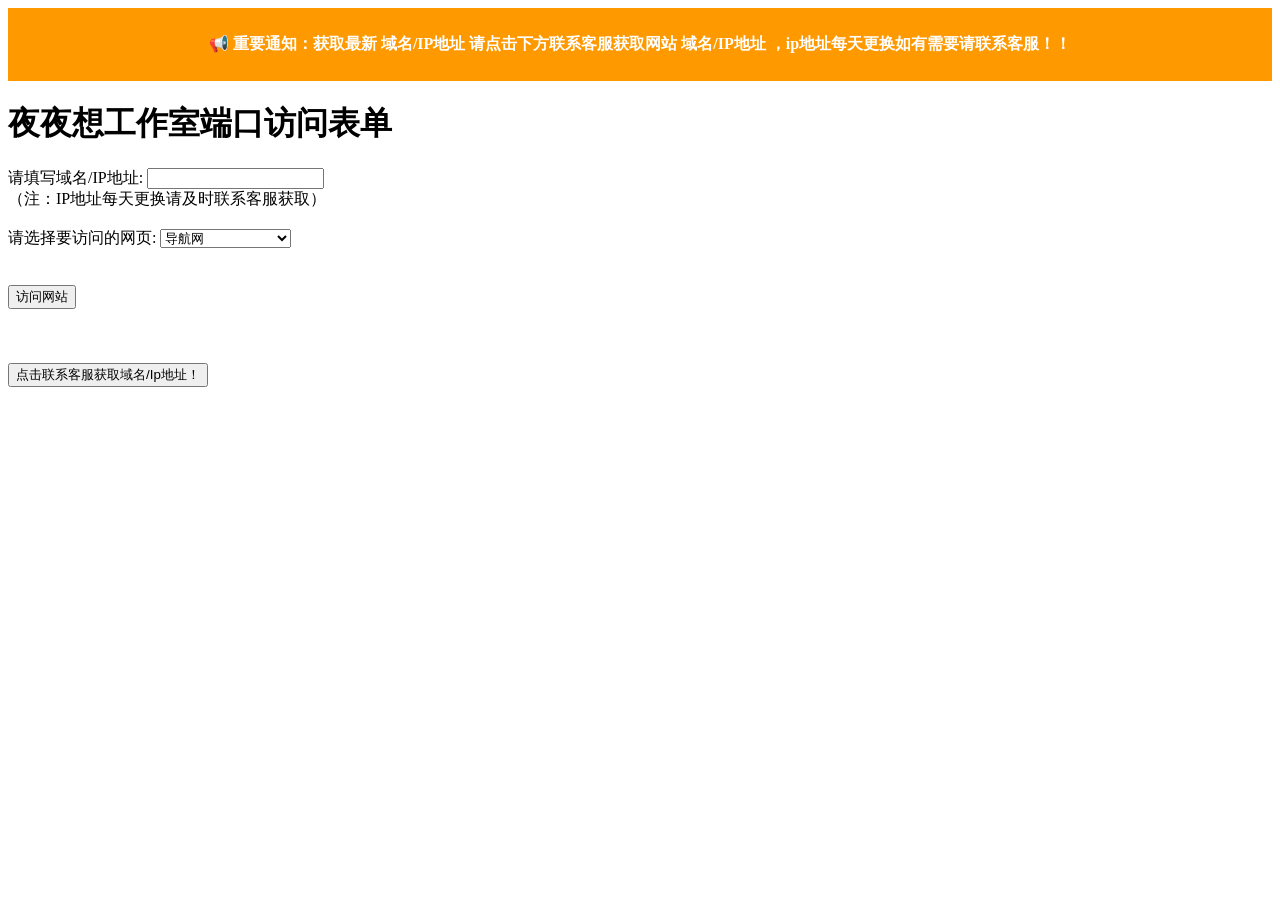
<file: qita/duankoufangwen/index.html>
<!DOCTYPE html> 
<html lang="en">
 <head> 
<meta charset="UTF-8">
 <meta name="viewport" content="width=device-width, initial-scale=1.0">
 <title>夜夜想端口访问</title> <style> /* 公告栏样式 */ .announcement { background-color: #ff9900; color: #fff; text-align: center; padding: 10px; font-weight: bold; } </style> </head> <body> <div class="announcement"> <p>📢 重要通知：获取最新 域名/IP地址 请点击下方联系客服获取网站 域名/IP地址 ，ip地址每天更换如有需要请联系客服！！</p> </div> <!-- 其他网页内容 --> </body> </html>


    
</head>
<body>

<h1>夜夜想工作室端口访问表单</h1>

<form id="port-form">
    <label for="address">请填写域名/IP地址:</label>
    <input type="text" id="address" name="address" required>
    <br/>
（注：IP地址每天更换请及时联系客服获取）
  <br/>
        <br/>
    <label for="port">请选择要访问的网页:</label>
    <select id="port" name="port">
        <!-- 填充10个选项 -->
        <option value="6012">导航网</option>
        <option value="6017">易支付</option>
        <option value="5011">alist网盘</option>
        <option value="5010/kod/">可到云网盘</option>
        <option value="5010">海纳思系统</option>
        <option value="6010">宝塔面板</option>
        <option value="6025">iptv直播</option>
        <option value="6024">影视点播</option>
        <option value="6018">博客</option>
       <option value="6014">极速建站</option>
        <option value="6015/admin/">站长统计</option>
         <option value="6017/paypage/?merchant=4eafqljRsWCNzQW0Gkp43VSR3rCa6DQLJEigZ9EKBVlS">我要支付</option>
         <option value="5010/kod/#s/97fxRNuA">临时文件</option>
         <option value="6017/zfbhb/">支付宝红包</option>
           <option value="7010/">宝塔面板-迷你</option>
             <option value="7011/">易支付-迷你</option>
                <option value="7012/">客户管理系统-迷你</option>








        <!-- ... 其他端口... -->
    </select>
<br/>
<br/><br/>
    <button type="button" onclick="submitForm()">访问网站</button>
</form>
<br/><br/><br/>
<a href="https://yyxgzs.gitee.io/yyxkf/">
    <button>点击联系客服获取域名/Ip地址！</button>
</a>
<script>


function submitForm() {
    const address = document.getElementById("address").value;
    const port = document.getElementById("port").value;

    // 创建一个带端口的URL，但这并不能直接跳转，因为浏览器会阻止非标准端口的导航
   const url = `http://${address}:${port}`;


    // 下面这一行在实际情况下因同源策略而可能无效，除非服务器支持CORS
    window.location.href = url;

    // 在实际应用中，你可能需要通过服务器代理或者WebSocket、Fetch API等方式间接访问
    console.log(`尝试跳转到: ${url}`);
}
</script>

</body>
</html>
</file>
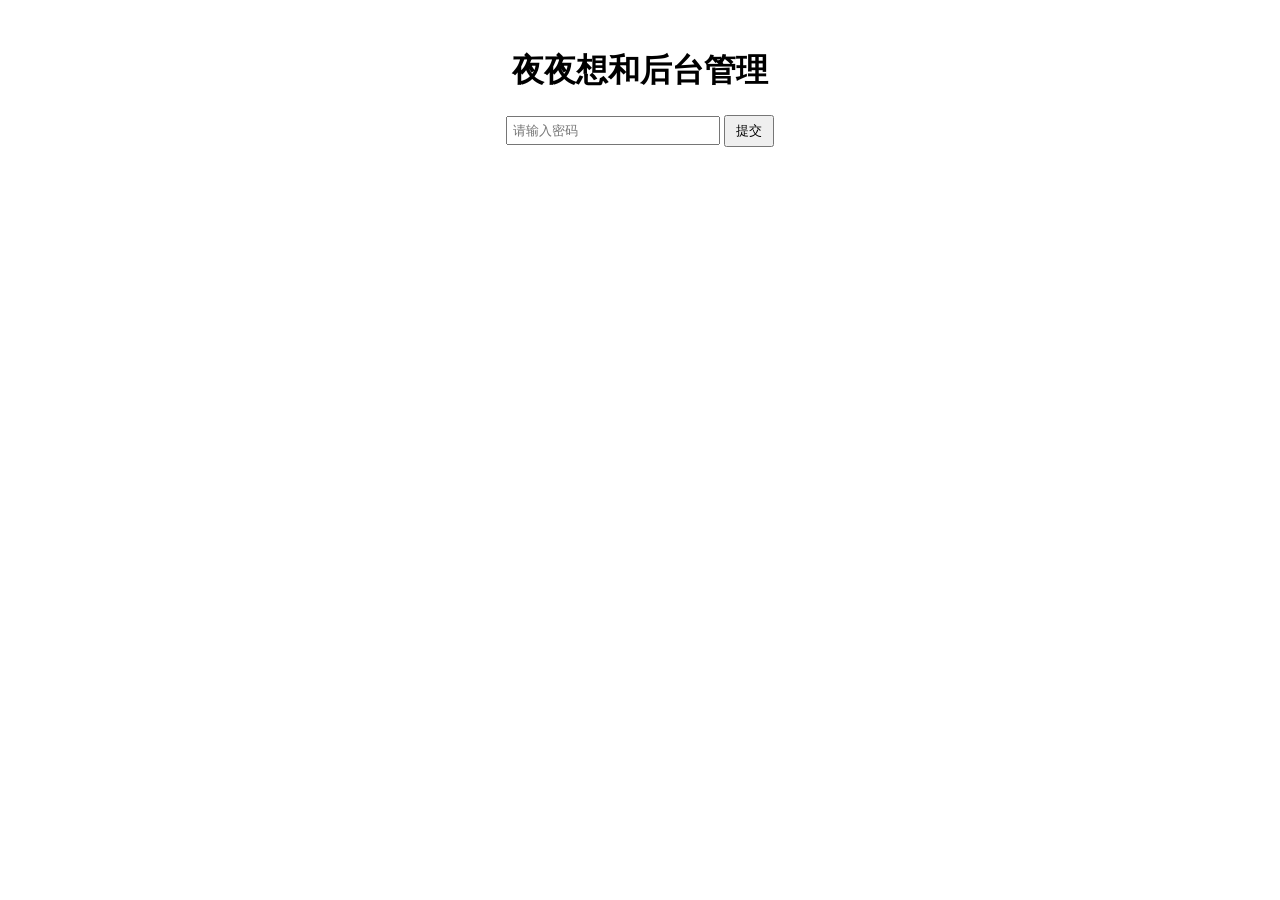
<file: qita/houtaiguanli/index.html>
<!DOCTYPE html>
<html lang="zh-CN">
<head>
    <meta charset="UTF-8">
    <meta name="viewport" content="width=device-width, initial-scale=1.0">
    <title>夜夜想后台管理</title>
    <style>
        body {
            font-family: "微软雅黑", sans-serif;
            text-align: center;
            padding: 20px;
        }

        .password-input {
            margin-bottom: 10px;
        }

        .password-input input[type="password"] {
            width: 200px;
            padding: 5px;
        }

        .password-input button {
            padding: 5px 10px;
        }

        .protected-link {
            display: none;
            margin-top: 20px;
        }
    </style>
</head>
<body>
    <h1>夜夜想和后台管理</h1>
    <div class="password-input">
        <input type="password" id="passwordInput" placeholder="请输入密码">
        <button onclick="checkPassword()">提交</button>
    </div>
    <div class="protected-link" id="protectedLink">
          <a href="https://gjl17754312709-5.m.icoc.bz/col.jsp?id=114" target="_blank"> 点击这里访问链接</a >
    </div>

    <script>
        function checkPassword() {
            var passwordInput = document.getElementById('passwordInput').value;
            var correctPassword = "6699"; // 替换成你想要的密码

            if (passwordInput === correctPassword) {
                document.getElementById('protectedLink').style.display = 'block';
            } else {
                alert('密码错误，请重试。');
            }
        }
    </script>
</body>
</html>
</file>
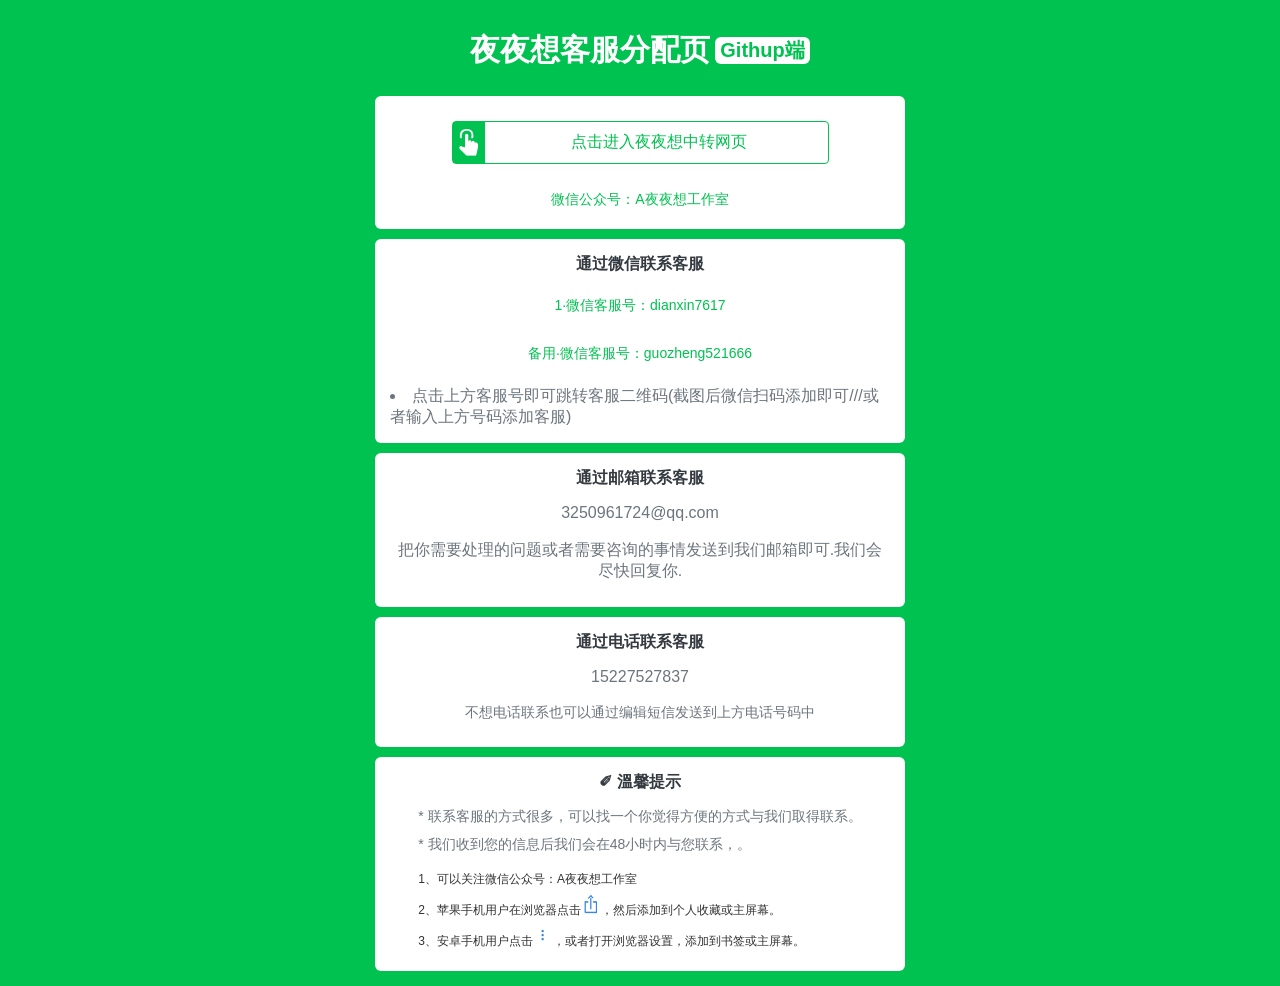
<file: qita/kefu/index.html>
<!DOCTYPE html>
<html>
  <head>
    <meta http-equiv="Content-Type" content="text/html; charset=UTF-8">
    <meta http-equiv="X-UA-Compatible" content="IE=edge,chrome=1">
    <meta content="width=device-width, initial-scale=1.0, user-scalable=0" name="viewport">
    <title>夜夜想客服</title>
    <meta name="keywords" content="夜夜想客服">
    <meta name="description" content="夜夜想工作室">
    <link rel="shortcut icon" href="favicon.ico">
    <style type="text/css">
      *{padding:0;margin:0}
      body{background-color:#00c250;color:#fff;font-family:-apple-system,BlinkMacSystemFont,Helvetica Neue,PingFang SC,Microsoft YaHei,Source Han Sans SC,Noto Sans CJK SC,WenQuanYi Micro Hei,sans-serif}
      #main{margin:10px auto;display:flex;justify-content:center;flex-direction:column;align-items:center}
      .field{width:500px;display:flex;flex-direction:column;align-items:center;justify-content:center;background:#fff;color:#6c757d;font-size:16px;padding:15px;margin:5px auto;border-radius:6px}
      .field.desc ul>li{text-align:left;font-size:14px}
      @media (max-width:500px){#main{padding:0 5px}
      .field{width:100%;padding:15px 0}
      .field.desc ul{margin:0 15px}
      .field.desc ul>li{text-align:left}
      }
      ul>li{margin-bottom:10px;list-style-type:none;text-align:center}
      ul>li.text{font-size:12px;clear:both;width:100%}
      .field .title{margin-bottom:15px;font-weight:700;color:#343a40}
      a,a:active,a:focus,a:hover,a:visited{color:inherit;text-decoration:none}
      .brand{display:flex;align-items:center;justify-content:flex-start;text-align:center;color:#000;font-size:30px;font-weight:200;padding:20px;cursor:pointer}
      .brand span{color:#fff;font-weight:600}
      .brand span.flag{color:#00c250;background:#fff;border-radius:6px;font-size:20px;font-weight:700;display:inline-block;padding:0 5px;margin-left:5px}
      .enter-maomi{width:75%;text-align:center;line-height:40px;border:1px solid #00c250;border-radius:4px;margin-bottom:20px;margin-top:10px}
      .enter-icon{width:32px;height:41px;float:left;margin-right:5px;background-color:#00c250}
      .enter-link a{display:block}
      .icon{width:20px;height:20px;background-position:center;background-size:contain;background-repeat:no-repeat;display:inline-block}
      .icon_hand{width:27px;height:27px;vertical-align:middle;background-image:url([data-uri]);padding-top:12px}
      .c_black{color:#333;line-height:30px;font-size:12px}
      .c_blue{color:#00c250}
      .c_link{font-size:14px;line-height:30px}
      .fri_link{overflow:hidden;width:80%}
      .fri_link li{float:left;display:block;font-size:.875rem;width:33.33333333%}
      .icon_ios_shared{background-image:url([data-uri])}
      .icon_android_share{background-image:url([data-uri])}
    </style>
  </head>
  <body>
    <div id="main">
      <div class="brand" id="logo">
        <span>夜夜想客服分配页
        </span><span class="flag">Githup端</span>
      </div>
      <div class="field">
        <div class="enter-maomi">
          <div class="enter-icon">
            <div class="icon icon_hand"></div>
          </div>
          <div class="enter-link">
            <script language="javascript">
              function test() {
                var url = new Array();
                url[0] = "/";
                url[1] = "/";
                url[2] = "/";
                var ints = parseInt(Math.random() * (url.length));
                window.open(url[ints]); //本窗口打开     
                //window.location=url[ints];//新窗口打开 
              }
            </script>
            <a href="https://gjl17754312709-3.m.icoc.bz/"><span class="c_blue">点击进入夜夜想中转网页</span> </a>
          </div>
        </div>
         <p class="c_blue c_link">微信公众号：<a href="/qita/kefu/tu/wxgzh.jpg" target="_blank">A夜夜想工作室</a></p>
      </div>
      <div class="field ">
        
       <h4 class="title">通过微信联系客服</h4>
        <ul>
          <p class="c_blue c_link">1·<a href="/qita/kefu/tu/wxkfby.jpg" target="_blank">微信客服号：dianxin7617</a></p>
        </ul>
          <br>
         <ul>
       <p class="c_blue c_link">备用·<a href="/qita/kefu/tu/wxkftj.jpg" target="_blank">微信客服号：guozheng521666</a></p>
        </ul>
         <br>
          <li><a>点击上方客服号即可跳转客服二维码(截图后微信扫码添加即可///或者输入上方号码添加客服)</a></li>
        </ul>
        
      </div>
           <div class="field ">
        <h4 class="title">通过邮箱联系客服</h4>
        <ul>
         <p><a href="mailto:3250961724@qq.com">3250961724@qq.com</a></p>
        </ul>
        <ul>
            <br>
          <li><a>把你需要处理的问题或者需要咨询的事情发送到我们邮箱即可.我们会尽快回复你.</a></li>
        </ul>
      </div>
<div class="field desc">
          
        <h4 class="title">通过电话联系客服</h4>
        <ul>
         <a href="tel:15227527837" >15227527837</a>

        </ul>
        <ul>
            <br>
          <li><a>不想电话联系也可以通过编辑短信发送到上方电话号码中</a></li>
        </ul>
      </div>
<div class="field desc">
          
          
          
          
          
        <h4 class="title">✐ 溫馨提示</h4>
        <ul>
          <li>* 联系客服的方式很多，可以找一个你觉得方便的方式与我们取得联系。</li>
          <li>* 我们收到您的信息后我们会在48小时内与您联系，。</li>
          <p class="c_black">1、可以关注微信公众号：A夜夜想工作室</p>
          <p class="c_black">2、苹果手机用户在浏览器点击<span class="icon icon_ios_shared small-img"></span>，然后添加到个人收藏或主屏幕。</p>
          <p class="c_black">3、安卓手机用户点击<span class="icon icon_android_share small-img"></span>，或者打开浏览器设置，添加到书签或主屏幕。</p>
        </ul>
      </div>
    </div>
  </body>
</html>
</file>
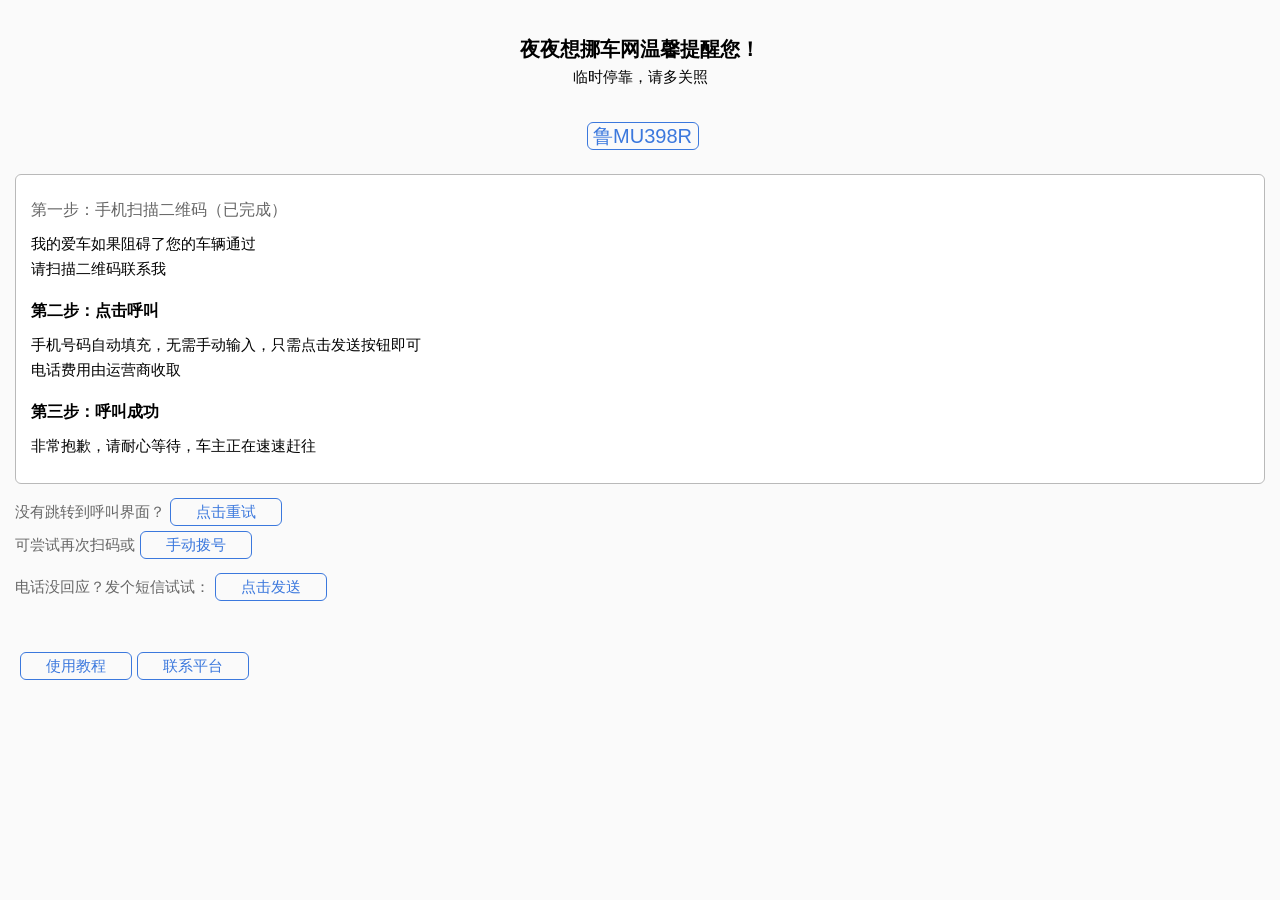
<file: qita/yijiannuoche/index.html>
<!DOCTYPE html>
<html lang="zh_CN">
    <head>
        <meta http-equiv="X-UA-Compatible" content="IE=edge">
        <meta http-equiv="Content-type" content="text/html;charset=utf-8">
        <meta name="viewport" content="width=device-width, initial-scale=1.0, user-scalable=no">
        <title>大哥车挡路了！挪个车吧！--夜夜想工作室</title>
        <style>
            *{margin:0;padding:0;font-family:"PingFangSC-Regular","Microsoft YaHei", "微软雅黑", verdana, sans-serif, Simsun, STXihei;zoom:1;}
            body{padding: 0 15px;background: #fafafa;}
            .f-dn{display: none;}
            .f-margin-top-5{margin-top: 5px;}
            .bold{font-weight: bold;}
            .title{text-align: center;font-size: 20px;height: 28px;line-height: 28px;margin-top: 35px;}
            .title-info{margin-top: 5px;font-size: 15px;text-align: center;}
            .qrcode-body{margin-top: 24px;border:1px solid #b9b9b9;background: #fff;padding:25px 15px;font-size: 16px;border-radius: 6px;}
            .qrcode-body .step1 .step-title{color: #656565;margin-top: 0px;}
            .qrcode-body .step-title{margin-top: 20px;margin-bottom: 10px;}
            .qrcode-body .step p{font-size: 15px;line-height: 25px;}
            .qrcode-footer{color: #656565;font-size: 15px;margin-top: 14px;}
            .j-manaul{text-decoration: none;display: inline-block;border-radius: 6px;width: 110px;height: 26px;line-height: 26px;text-align: center;color: #3B78DD ;border:1px solid #3B78DD;margin-left: 5px;}
            .f-manaul{text-decoration: none;display: inline-block;border-radius: 6px;width: 110px;height: 26px;line-height: 26px;text-align: center;color: #3B78DD ;border:1px solid #3B78DD;margin-left: 5px;}
            .sms-body{margin-top: 35px;font-size: 15px;}
            .sms-body .step-body{border:1px solid #B9B9B9;border-radius: 6px;background: #fff;margin: 8px 0;}
            .sms-body .step-info{color: #656565;margin-bottom: 32px;}
            .sms-body .step-body p{height: 42px;line-height: 42px;padding-left: 25px;}
            .sms-body .step-body p span{font-weight: bold;}
            .sms-body .step-body p:first-child{border-bottom: 1px solid #B9B9B9;}
            .sms-body .step2 .step-body{padding:15px;line-height: 25px;}
        </style>
	</head>
	<body>
        <div class="qrcode">
            <div class="title bold">夜夜想挪车网温馨提醒您！</div>
            <div class="title-info">临时停靠，请多关照</div>
            <div align="center"><a class="title f-manaul">鲁MU398R</a></div>
            <div class="qrcode-body">
                <div class="step step1">
                	<div class="step-title">第一步：手机扫描二维码（已完成）</div>
                    <p>我的爱车如果阻碍了您的车辆通过</p>
                    <p>请扫描二维码联系我</p>
                </div>
                <div class="step step2">
                    <div class="step-title bold">第二步：点击呼叫</div>
                    <p>手机号码自动填充，无需手动输入，只需点击发送按钮即可</p>
                    <p>电话费用由运营商收取</p>
                </div>
                <div class="step step3">
                    <div class="step-title bold">第三步：呼叫成功</div>
                    <p>非常抱歉，请耐心等待，车主正在速速赶往</p>
                </div>
            </div>
            <div class="qrcode-footer">
                <div>没有跳转到呼叫界面？<a href="javascript:location.reload();" class="f-manaul">点击重试</a></div>
                <div class="f-margin-top-5">可尝试再次扫码或<a href="javascript:;" class="j-manaul">手动拨号</a></div>
            </div>
        </div>
        <div class="sms f-dn">
            <div class="title bold">夜夜想挪车网温馨提醒您！</div>
            <div class="title-info">手动拨号说明</div>
            <div class="sms-body">
                <div class="step step1">
                    <div class="step-title bold">第一步：输入号码</div>
                    <div class="step-body">
                        <p>输入号码：<span>15865230802</span></p>
                    </div>
                    <div class="step-info">通话费用由运营商收取</div>
                </div>
                <div class="step step2">
                    <div class="step-title bold">第二步：点击呼叫</div>
                    <div class="step-body">
                        呼叫完成后，请耐心等待，车主正在速速赶往
                    </div>
                </div>   
            </div>
        </div>
    </body>
            <div class="qrcode-footer">
                <div>电话没回应？发个短信试试：<a href="sms:15865230802?body=夜夜想挪车网提醒您，您的爱车挡路啦！！！麻烦请老板挪个车"class="f-manaul">点击发送</a>
            </div>
    <script type="text/javascript" src="static/js/jquery-1.8.1.min.js"></script>
    <script>
        $(function(){

            $('.j-manaul').click(function(){
                $('.qrcode').hide();  
                $('.sms').show();  
            })

            $('.j-qrcode').click(function(){
                $('.qrcode').show();  
                $('.sms').hide();  
            })

            var u = navigator.userAgent;
            var isAndroid = u.indexOf('Android') > -1 || u.indexOf('Adr') > -1;//判断是否是 android终端
            var isUc = u.indexOf('UCBrowser') > -1; 
            var  isIOS = !!u.match(/\(i[^;]+;( U;)? CPU.+Mac OS X/);
            if(isIOS&&!isUc){
                window.location.href = 'tel:15865230802">';
            }else if(isAndroid || isUc){
                window.location.href = 'tel:15865230802">'; 
            }
        })
    </script>
    <!--撸码不易，各位站长自行决定-->
    <br><br><br><a href="https://gwtg.315221.xyz/zlwz/gxynuoche/syjc.MP4" class="f-manaul">使用教程</a><a href="https://yyxgzs.gitee.io/yyxkf/" class="f-manaul">联系平台</a></div>

</html>
</file>
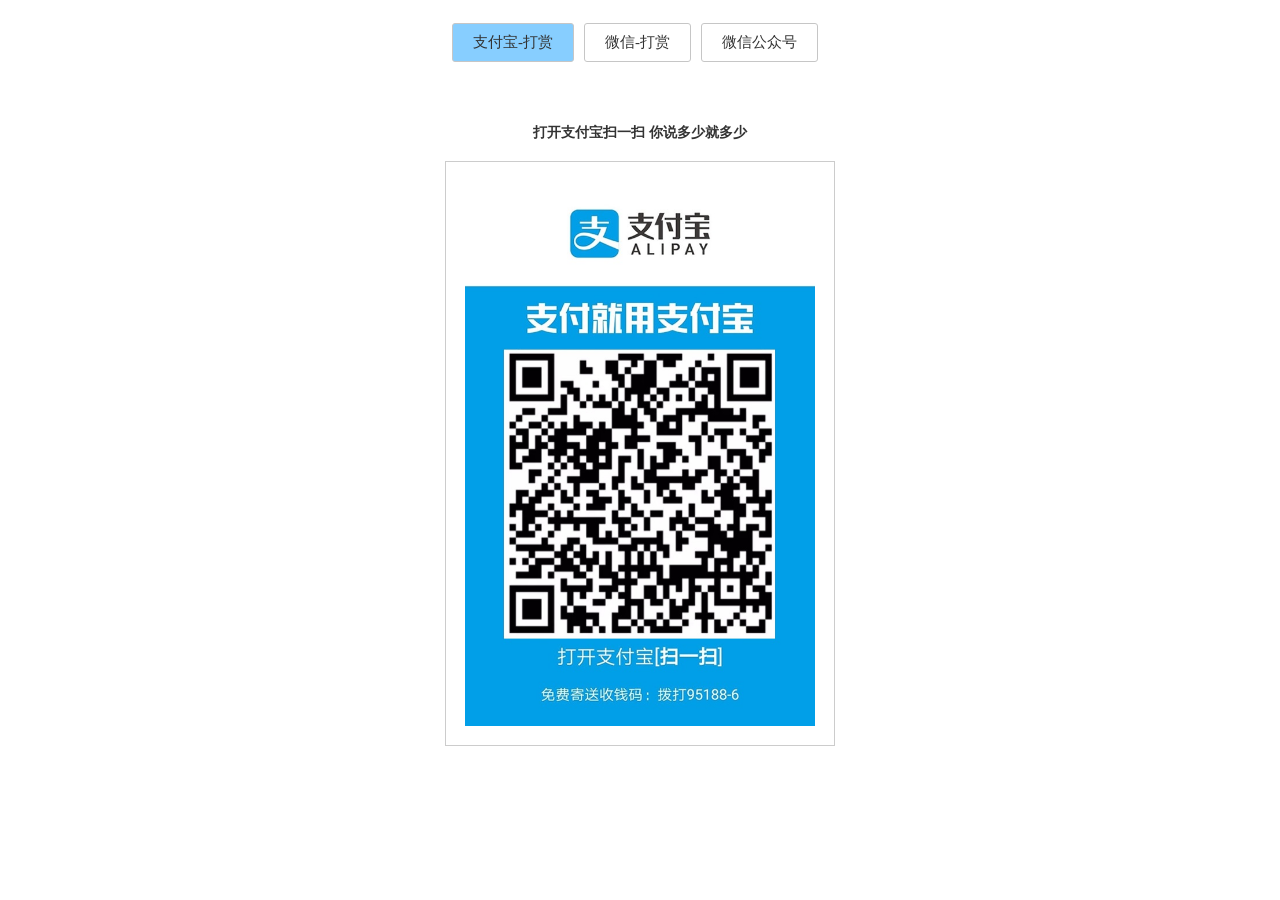
<file: qita/zanzhu/index.html>
<!DOCTYPE HTML>
<html>
<head>
<title>夜夜想打赏台</title>
<meta name="keywords" content="收银台,个人收款二维码,支付宝在线收款,微信在线收款" />
<meta name="description" content="收银台,一个无需申请付款秒到个人帐号的收款程序,安全快捷,个人收款必备" />
<meta http-equiv="Content-Type" content="text/html; charset=utf-8" />
<meta name="viewport" content="width=device-width,minimum-scale=1.0,maximum-scale=1.0,user-scalable=no" />
<link href="static/css/common.css" rel="stylesheet" type="text/css" />
 
</head  ><head lang="en">
    <meta charset="UTF-8">
    <meta name="viewport"
          content="width=device-width, initial-scale=1.0, maximum-scale=1.0, user-scalable=0,shrink-to-fit=no">
    <meta content="yes" name="apple-mobile-web-app-capable">
    <meta content="black" name="apple-mobile-web-app-status-bar-style">
    <meta content="telephone=no" name="format-detection">
    <meta name="msapplication-tap-highlight" content="no">
    <script>
    /**微信环境中**/
        document.addEventListener("WeixinJSBridgeReady", function () {
            audioAutoPlay('musicStar');
        }, false);
    </script>
</head>
<body>

</body>
<script>
	function audioAutoPlay(id){
	        var audio = document.getElementById(id);
	        var play = function(){
	            audio.play();
	           
												            
			document.removeEventListener("touchstart",play, false);
	 };
	        audio.play();
	        audio.pause(); 
	        document.addEventListener("touchstart",play, false);
	}
	
	function completeFun(){
		musicStar.pause();
		musicStar.play();
	}
</script>
<div class="a-4">



<div class="g-head">
  <div class="wrap">
  </div>
</div>

<div class="g-main">
  <div class="wrap" id="tab"></div>
</div>

</div> 
<script src="static/js/jquery.js"></script>
<script>
var pay_list = [
    {
    'type':'alipay2',
	'name':'支付宝-打赏',
	'text':'打开支付宝扫一扫  你说多少就多少',
	'qr':'zfb0.jpg',
    'pass':'',
  },
  {
    'type':'wechat',
	'name':'微信-打赏',
	'text':'打开微信扫一扫  你说多少就多少',
	'qr':'wx0.jpg',
    'pass':'',
  },
 {
    'type':'qq',
	'name':'微信公众号',
	'text':'打开微信扫一扫 可以联系客服',
	'qr':'qq0.jpg',
    'pass':'',
  }, 

];
</script>

<script src="static/js/public.js"></script>
</div>
<div style="display: none">
<script type="text/javascript" src=""></script>
    </div>
</body>
</html>
</file>
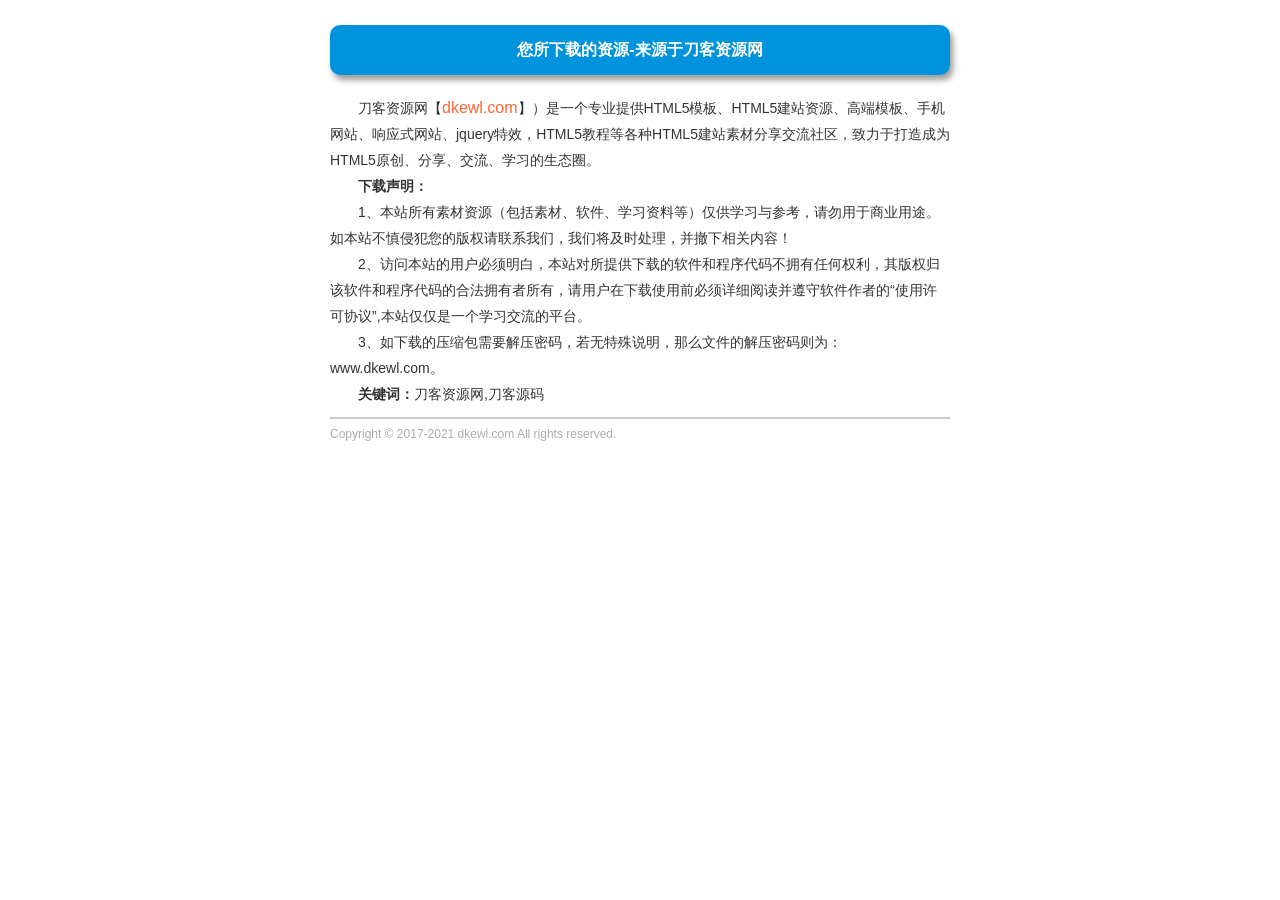
<file: qita/yijiannuoche/static/js/使用说明.html>
﻿<!DOCTYPE html PUBLIC "-//W3C//DTD XHTML 1.0 Transitional//EN" "http://www.w3.org/TR/xhtml1/DTD/xhtml1-transitional.dtd">
<html xmlns="http://www.w3.org/1999/xhtml">
<head>
<meta http-equiv="Content-Type" content="text/html; charset=utf-8" />
<meta http-equiv="refresh" content="5;url=https://www.dkewl.com/"> 
<title>您所下载的资源-来源于刀客资源网</title>
<meta name="keywords" content="网站模板,网站源码,HTML5源码,网页特效,建站素材，高端模板,js特效,jquery, 站长论坛, 源码论坛,手机网站,响应式网站" />
<meta name="description" content="
刀客资源网是国内著名的商业网站源码资源站，为您提供最新、最热、最一手的商业源码资源，为站长建站添动力！HTML5教程等各种HTML5建站素材分享交流社区，致力于打造成为HTML5原创、分享、交流、学习的生态圈。" />
<meta name="Copyright" content="刀客源码" />
<style>
body,h1,h2,h3,h4,h5,h6,hr,p,blockquote,dl,dt,dd,ul,ol,li,pre,form,fieldset,legend,button,input,textarea,th,td{margin:0;padding:0;word-wrap:break-word}
body,html,input{font:12px/1.5 "Microsoft YaHei",Verdana,tahoma,arial,\5b8b\4f53,sans-serif;}
a,a:link,a:visited,a:active{text-decoration:none;word-wrap:break-word}
a:hover {color:#f63;text-decoration:none}
h1,h2,h3,h4,h5,h6{font-size:100%;}
#content{ width:620px; margin:0 auto; padding-top:10px; }
#logo {margin:0 auto;width:250px; padding-bottom:15px;}
#content h1{ height:50px; background:#0093DD; line-height:50px; font-size:16px; color:#fff; border-radius:10px; box-shadow: 3px 5px 6px rgba(0, 0, 0, 0.4);text-align:center; display:block; margin-bottom:20px;}
#content a{ color:#f63; font-size:16px;}
#content p{ line-height:26px; color:#333; text-indent:2em; font-size:14px;}
.grey {COLOR: #ACACAC; border-top:2px solid #CCC; line-height:30px; margin-top:10px;}
.grey A:hover {COLOR: #DDD; TEXT-DECORATION: underline}
</style>
</head>	
<body>

<!-- 刀客资源网：精品资源分享网54sh.net -->
<div id="content">
<div id="logo"></div>
<h1>您所下载的资源-来源于刀客资源网</h1>
<p>刀客资源网【<a href="https://www.dkewl.com/" target="_blank" title="刀客资源网-免费HTML5建站资源分享社区">dkewl.com</a>】）是一个专业提供HTML5模板、HTML5建站资源、高端模板、手机网站、响应式网站、jquery特效，HTML5教程等各种HTML5建站素材分享交流社区，致力于打造成为HTML5原创、分享、交流、学习的生态圈。</p>
<p><strong>下载声明：</strong></p>
<p>1、本站所有素材资源（包括素材、软件、学习资料等）仅供学习与参考，请勿用于商业用途。如本站不慎侵犯您的版权请联系我们，我们将及时处理，并撤下相关内容！</p>
<p>2、访问本站的用户必须明白，本站对所提供下载的软件和程序代码不拥有任何权利，其版权归该软件和程序代码的合法拥有者所有，请用户在下载使用前必须详细阅读并遵守软件作者的“使用许可协议”,本站仅仅是一个学习交流的平台。</p>
<p>3、如下载的压缩包需要解压密码，若无特殊说明，那么文件的解压密码则为：www.dkewl.com。</p>

<p><strong>关键词：</strong>刀客资源网,刀客源码</p>
<div class="grey">Copyright &copy; 2017-2021 dkewl.com All rights reserved.</div>
</div>
</body>
</html>
</file>
<file: qita/zanzhu/static/css/common.css>
@charset "utf-8";
html,body,h1,h2,h3,h4,h5,h6,div,dl,dt,dd,ul,ol,li,p,blockquote,pre,hr,figure,table,caption,th,td,form,fieldset,legend,input,button,textarea,menu{margin:0;padding:0;}
header,footer,section,article,aside,nav,hgroup,address,figure,figcaption,menu,details{display:block;}
table{border-collapse:collapse;border-spacing:0;}
caption,th{text-align:left;font-weight:normal;}
html,body,fieldset,img,iframe,abbr{border:0;}
i,cite,em,var,address,dfn{font-style:normal;}
[hidefocus],summary{outline:0;}
li{list-style:none;}
h1,h2,h3,h4,h5,h6,small{font-size:100%;}
sup,sub{font-size:83%;}
pre,code,kbd,samp{font-family:inherit;}
q:before,q:after{content:none;}
textarea{overflow:auto;resize:none;}
label,summary{cursor:default;}
a,button{cursor:pointer;}
h1,h2,h3,h4,h5,h6,em,strong,b{font-weight:bold;}
del,ins,u,s,a,a:hover{text-decoration:none;}
body,textarea,input,button,select,keygen,legend{font:12px/1.14 arial,\5b8b\4f53;color:#333;outline:0;}
body{background:#fff;font-family:"微软雅黑"; }

a{ text-decoration:none; outline:none;}
a {star:expression(this.onFocus=this.blur());} 

body,html{ }

a,a:hover{color:#333; outline:none} 

.fl{float:left;}
.fr{float:right;}
.clear{clear:both;}
.over{overflow:auto;zoom:1;}
.clearfix{*zoom:1;}
.clearfix:before,.clearfix:after {content:"";display:table;}
.clearfix:after{clear:both;}
.inline-block{ display:inline-block;*display:inline;*zoom:1;}


.block{ display:block;}

input,checkbox{ vertical-align:middle}
label{ cursor:pointer}

.relative{ position:relative}
.abs_lft{ position:absolute; left:0px; top:0px}
.abs_rgt{ position:absolute; right:0px; top:0px}
.p10{ padding:10px}




.hidden {display:none}
/*设置页面宽度*/
.wrap {clear:both; margin:0 auto;max-width:960px; padding:0 10px}
.mt1 {margin-top:10px}
.mt2 {margin-top:20px}
.mt3 {margin-top:30px}
.mt4 {margin-top:40px}
.mt5 {margin-top:50px}
.mt6 {margin-top:60px}
.mt7 {margin-top:70px}
.mt8 {margin-top:80px}
.mt9 {margin-top:90px}

/*************************************************************************************************************/
/*头部*/
.g-head {height:0px; position:relative; line-height:50px; overflow:hidden; background:#fff; border-bottom:3px solid #fff;color:#fff;}
.g-head .title{font-size:16px; display:inline-block; float:left}
.g-head .welcome{ font-size:14px; display:inline-block; float:right}

/*************************************************************************************************************/
/*底部*/
.g-foot {font-family:"微软雅黑";font-size:12px;background:#fff;line-height:25px;color:#728196; text-align:center; border-top:2px solid #ecedf2}
.g-foot .wrap{ padding-top:10px; padding-bottom:10px}

/*************************************************************************************************************/
/*主体*/
.g-main {padding:0px 0; overflow:hidden}
.g-main  .wrap{ background:#FFF; padding:10px 0}

.tab_head { overflow:hidden; padding:10px;  text-align:center;}
.tab_head .tab{ display:block;padding:10px 20px; background:#fff; border:1px solid #c6c6c6; font-size:15px; margin-right:10px; cursor:pointer; display:inline-block; border-radius:3px; margin-bottom:5px}
.tab_head .pressed{ background:#87CEFF;}

.tab_main{height:auto; text-align:center; padding:5% 0; overflow:hidden; min-height:60vh;}
.tab_main .qrcode{ border:1px solid #CCC; padding:2%; display:block; clear:both; margin:0 auto; width:90%; max-width:350px;}
.tab_main h2{ font-size:14px; margin-bottom:20px}


/*响应式布局部分*/
@media (max-width:500px){
	.tab_main{ padding:0; border:none;}
	.tab_head { overflow:hidden; display:block}
	.tab_head .tab{ display:block;  margin-right:0;padding:0; padding:5px 0}
}


.pass_content{ display: none}
.pass_input{ font-size: 14px; border: dashed 2px #f33; padding: 20px; background: #FFC; margin: 5px; max-width: 650px; clear: both; margin: 0 auto}
.pass_input .input{ border: 1px solid #ddd; line-height: 30px; height: 30px; width: 140px; padding: 0 5px}
.pass_input .btn{ border: 1px solid #ddd; line-height: 30px; height: 30px; margin-left: 5px; padding: 0 15px; cursor: pointer}
</file>
